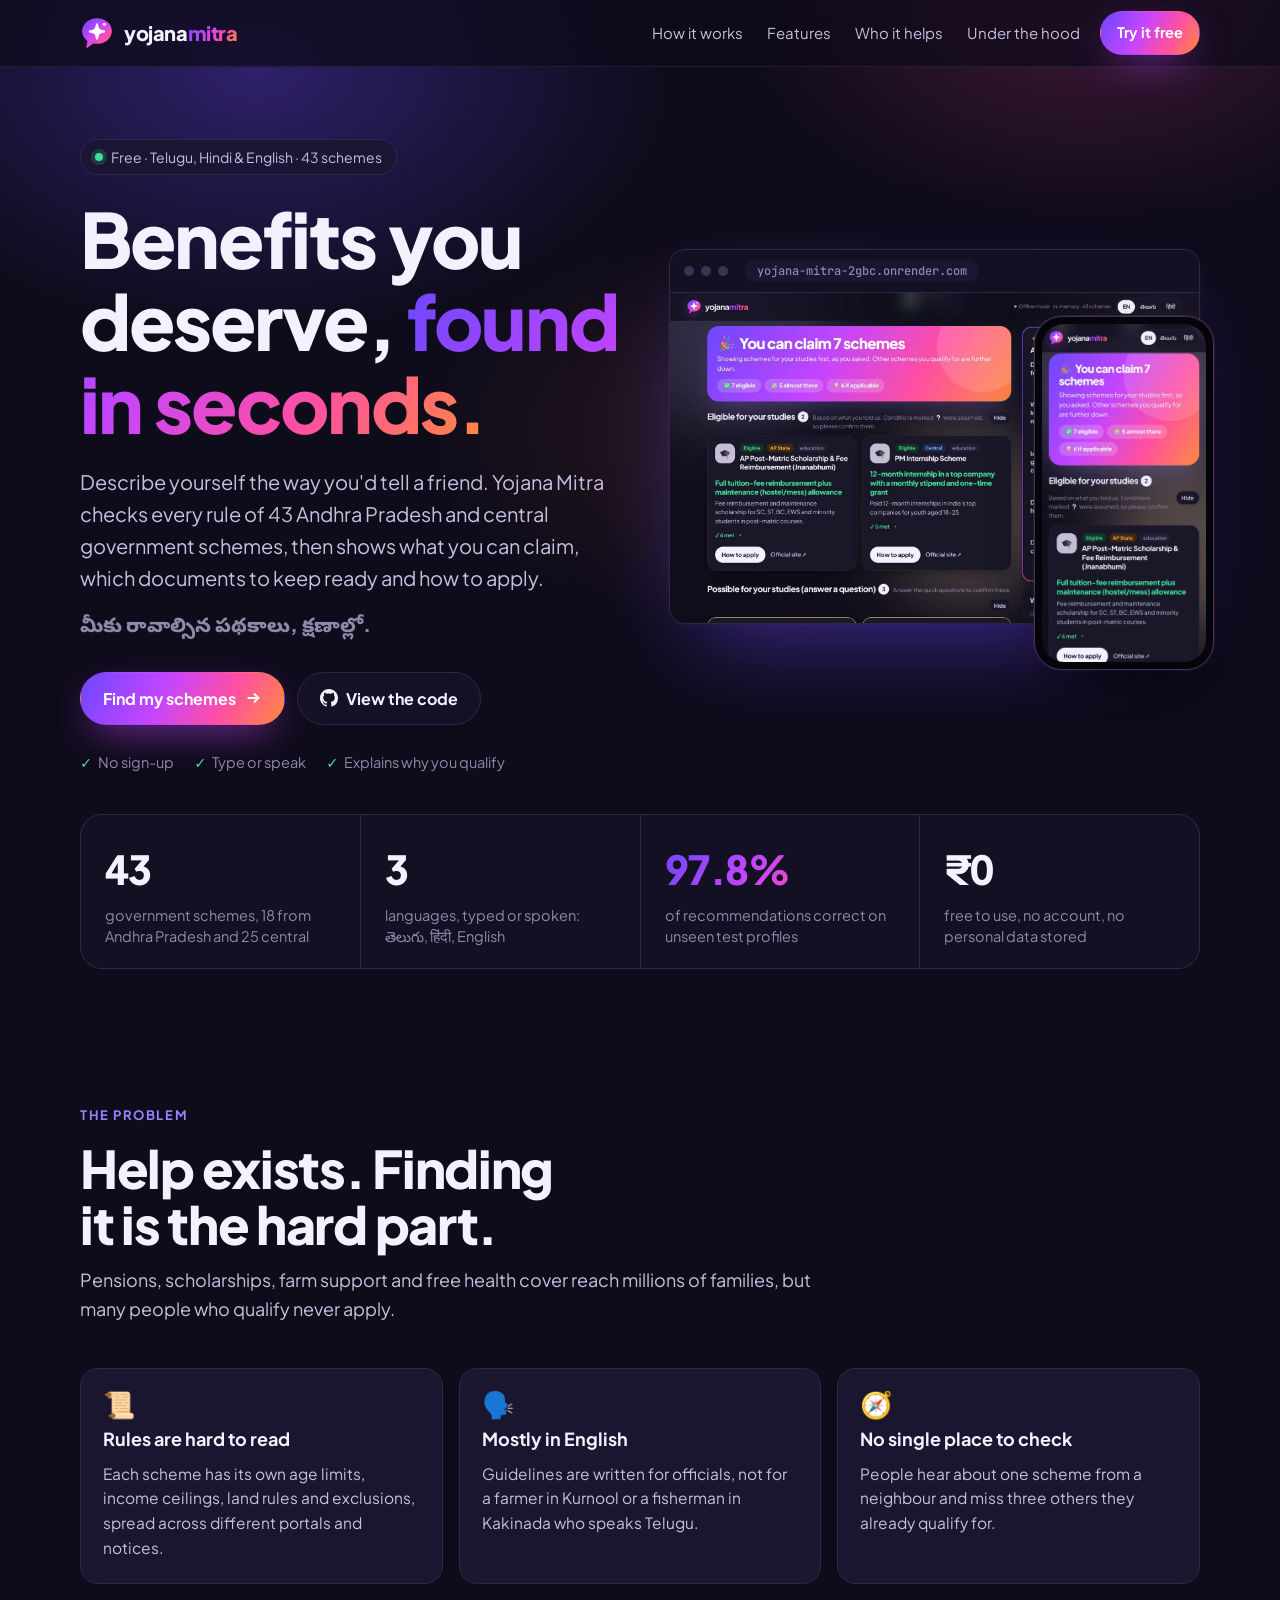
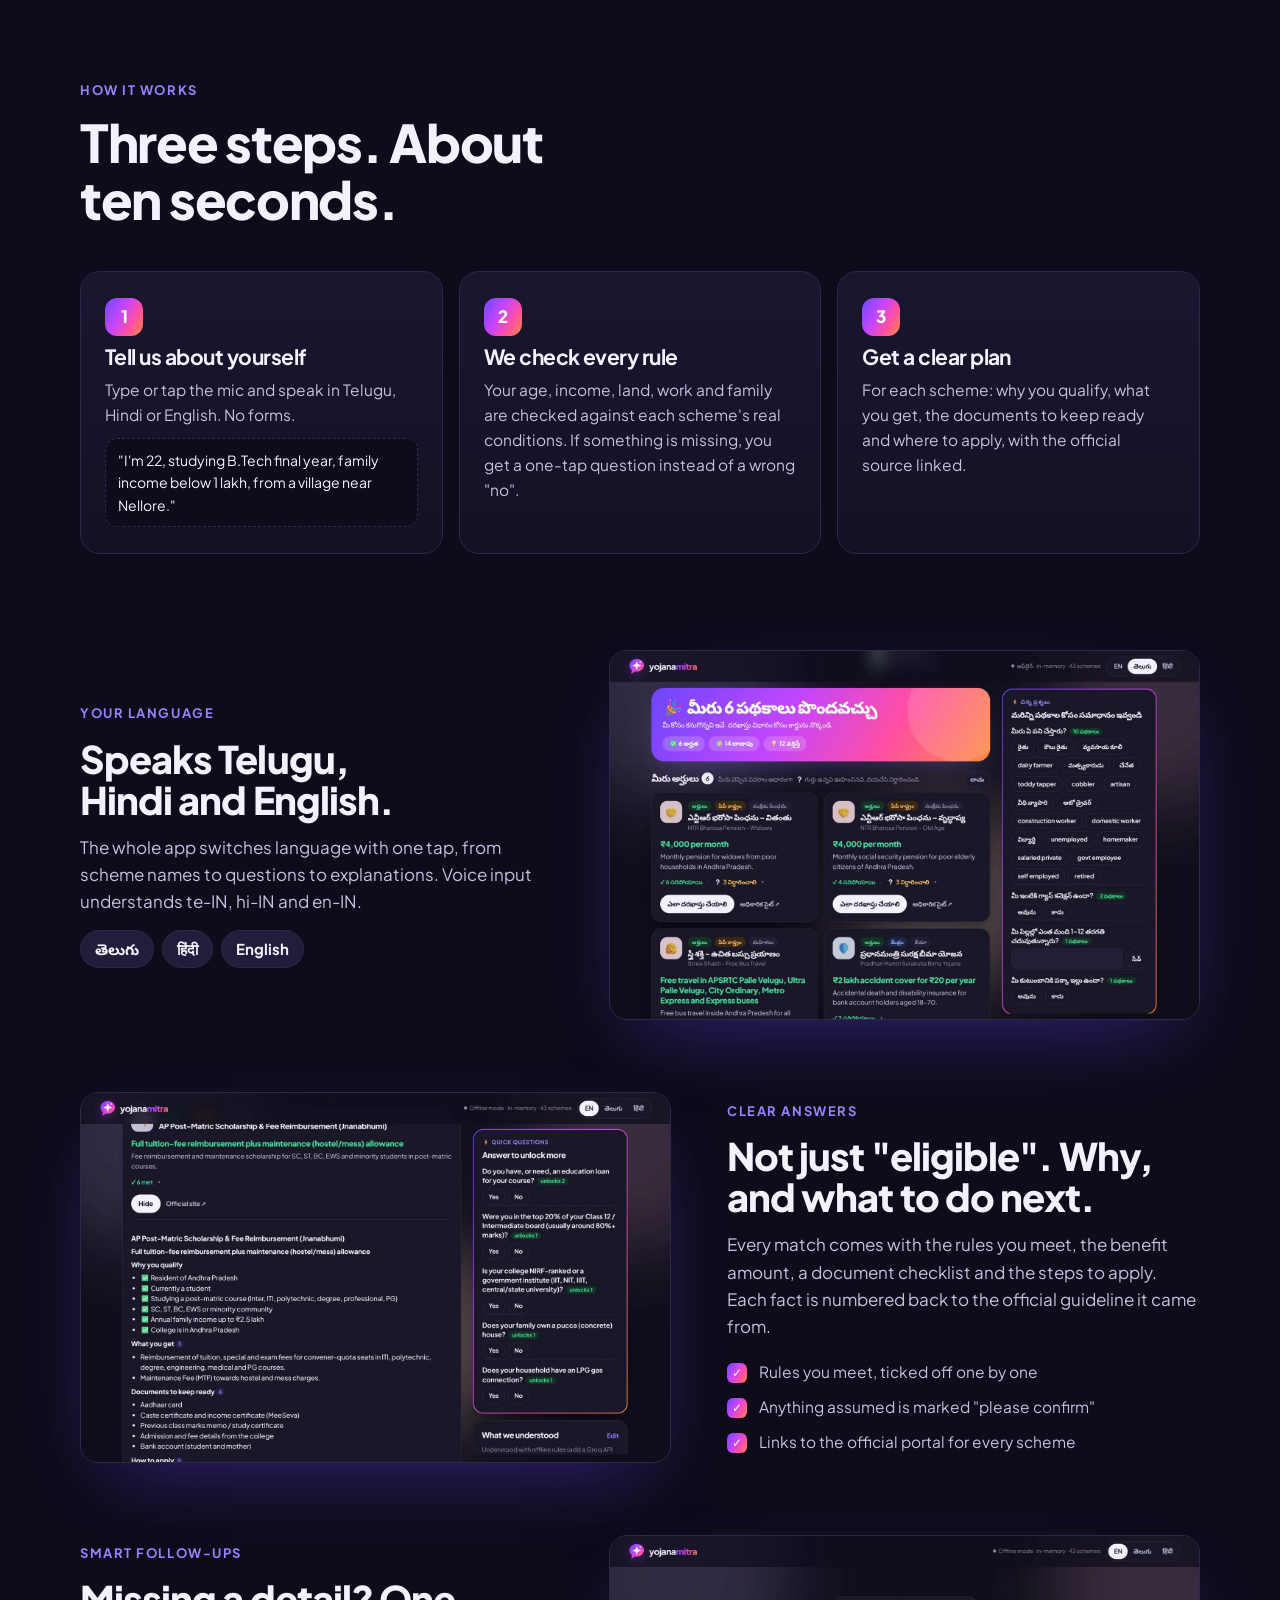
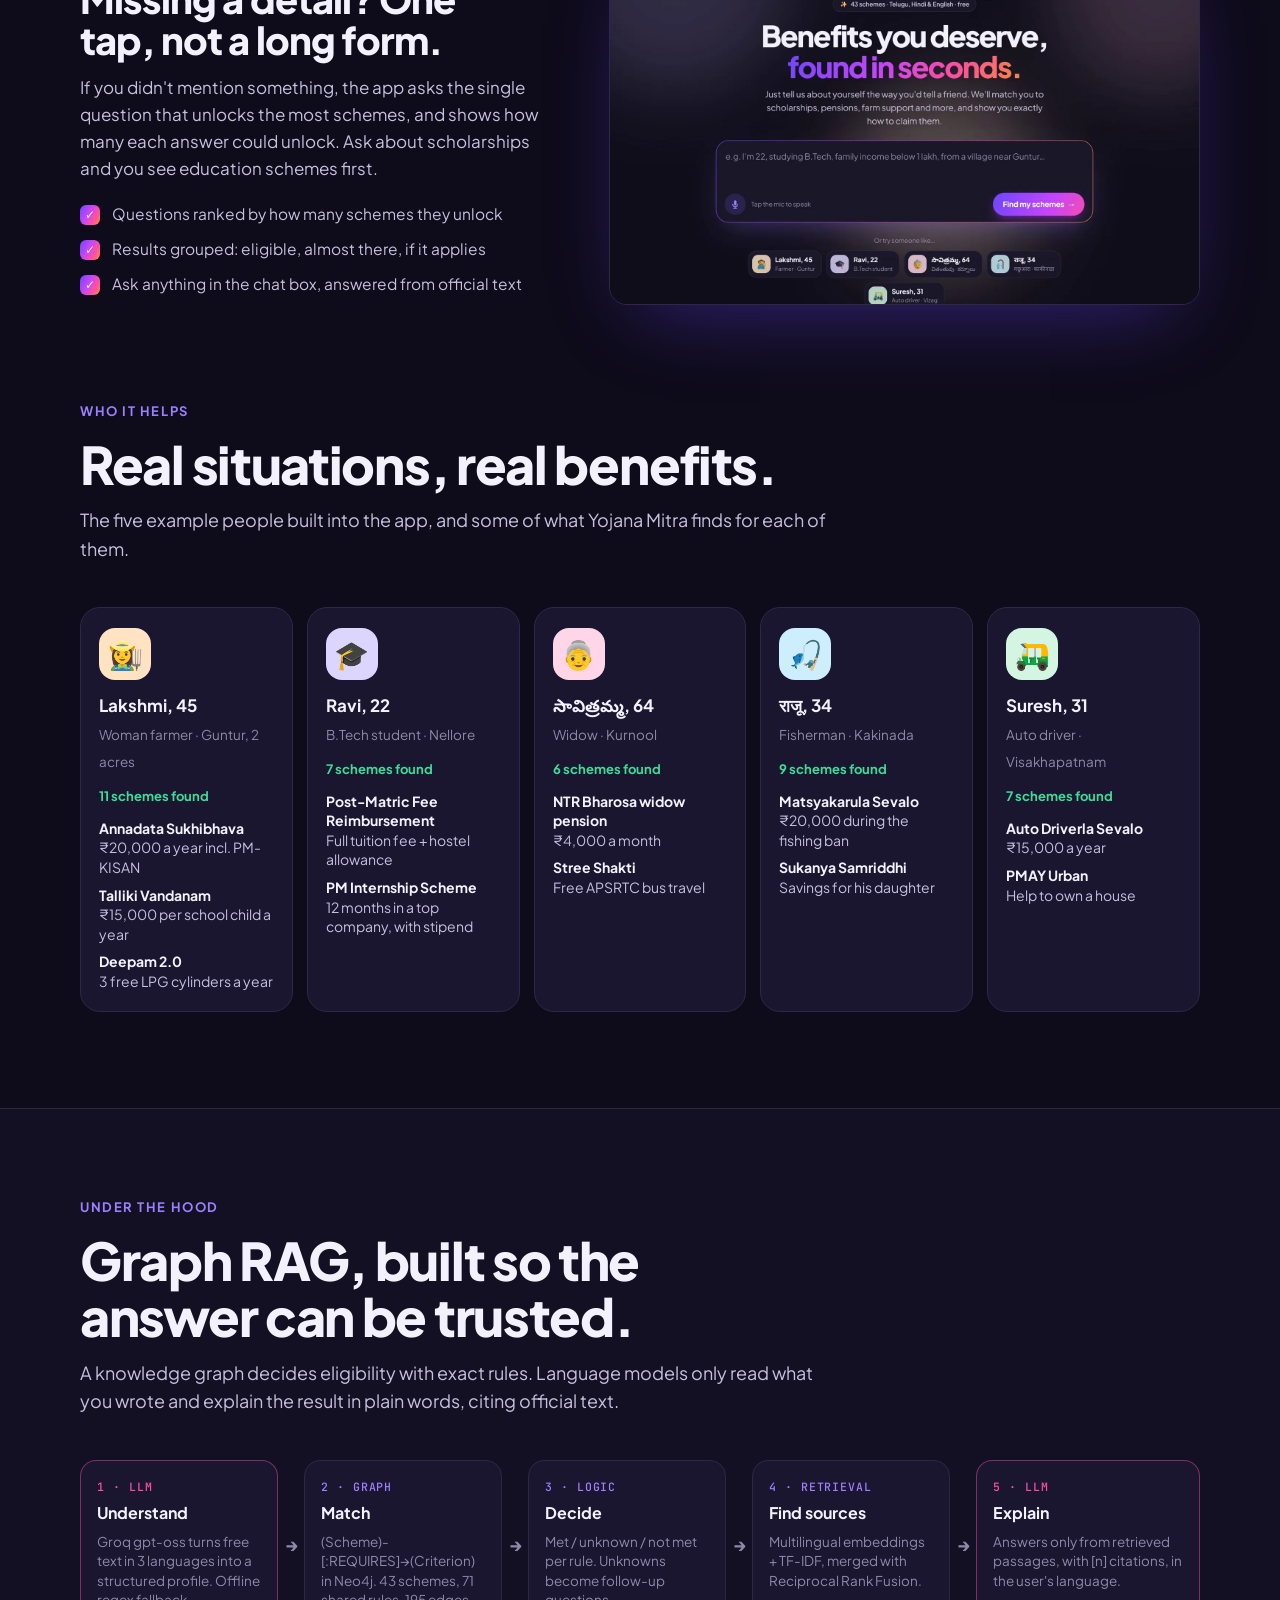
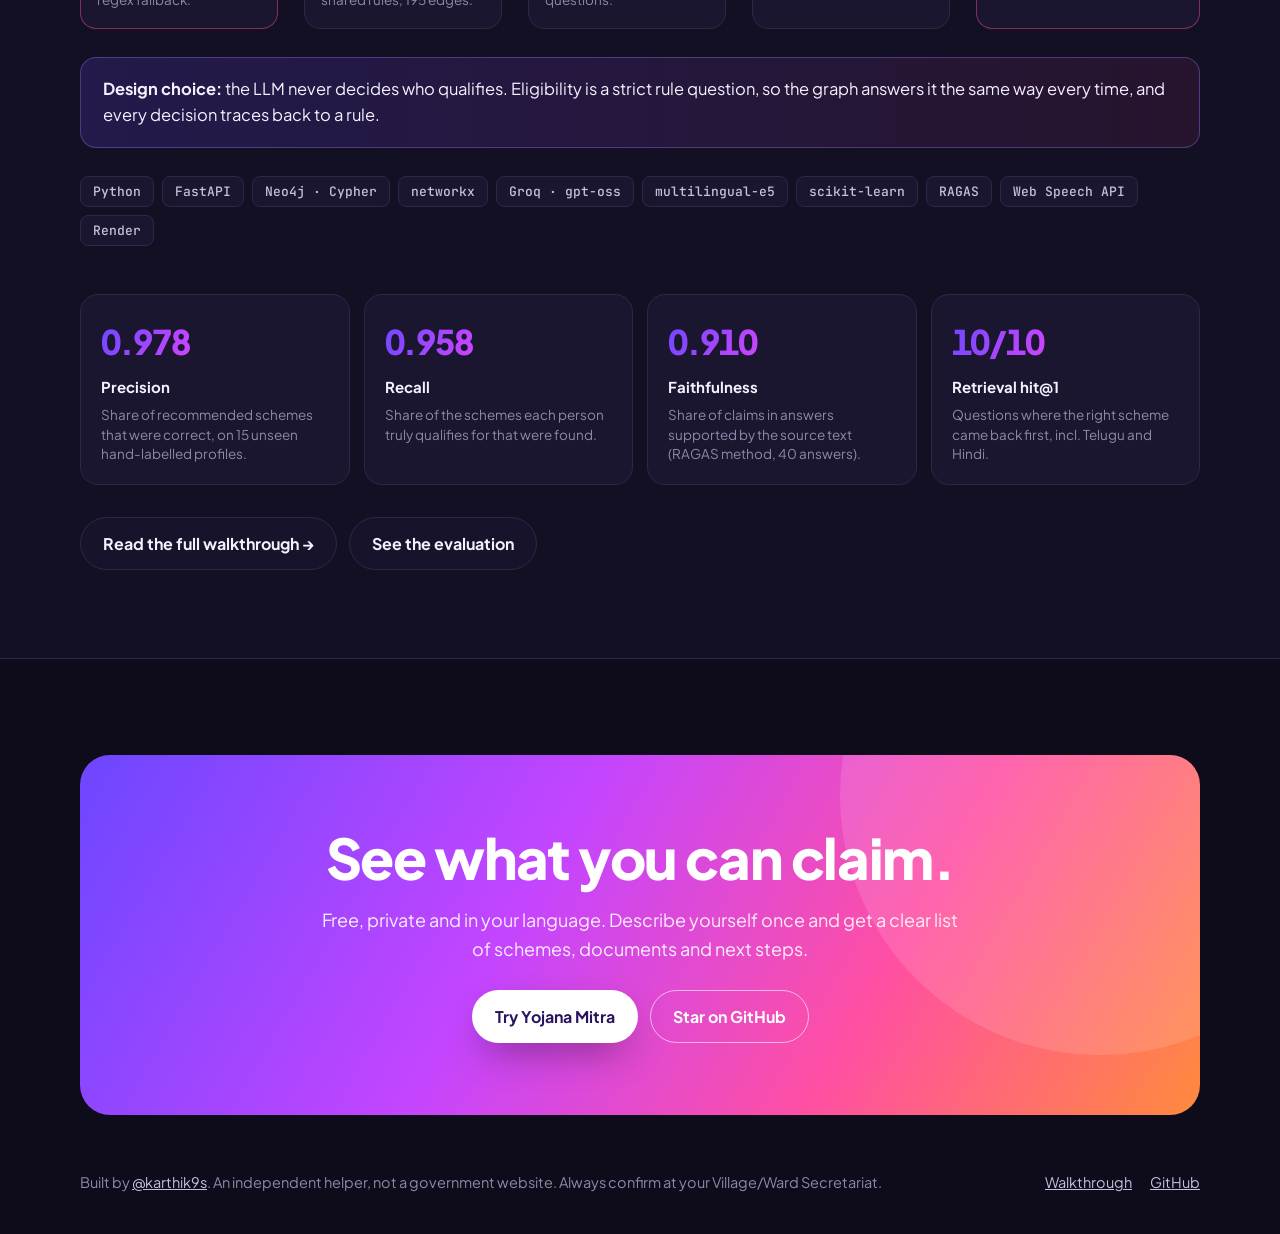
<file: docs/index.html>
<!doctype html>
<html lang="en">
<head>
<meta charset="utf-8">
<meta name="viewport" content="width=device-width, initial-scale=1, viewport-fit=cover">
<title>Yojana Mitra · Find the government schemes you qualify for</title>
<meta name="description" content="Describe yourself in Telugu, Hindi or English. Yojana Mitra checks 43 Andhra Pradesh and central government schemes and shows what you can claim, what to keep ready and how to apply. Free.">
<meta name="theme-color" content="#0e0b1a">
<link rel="icon" href="assets/logo.svg" type="image/svg+xml">
<meta property="og:type" content="website">
<meta property="og:title" content="Yojana Mitra · Benefits you deserve, found in seconds">
<meta property="og:description" content="Tell it about yourself in Telugu, Hindi or English. It checks 43 AP and central schemes and explains how to claim each one.">
<meta property="og:image" content="https://yojana-mitra-ihwk.netlify.app/assets/og.jpg">
<meta property="og:url" content="https://yojana-mitra-ihwk.netlify.app/">
<meta name="twitter:card" content="summary_large_image">
<link rel="preconnect" href="https://fonts.googleapis.com">
<link rel="preconnect" href="https://fonts.gstatic.com" crossorigin>
<link rel="stylesheet" href="https://fonts.googleapis.com/css2?family=Plus+Jakarta+Sans:wght@400;500;600;700;800&family=Noto+Sans+Telugu:wght@600;800&family=JetBrains+Mono:wght@500&display=swap">
<style>
/* Layout: dark showcase in the app's own brand (gradient speech-bubble logo, Plus Jakarta Sans).
   Real screenshots carry the story; sections alternate text and product shots. */
:root {
  --bg: #0e0b1a; --bg-2: #141024; --surface: #1a1630; --surface-2: #221d3b; --line: #2e2848;
  --ink: #f4f1ff; --ink-2: #c6bfdf; --ink-3: #8f88aa;
  --brand: #9b80ff; --pink: #ff4fa3; --orange: #ff8a3d; --green: #3ddc97; --amber: #ffc65c;
  --grad: linear-gradient(120deg, #6c47ff 0%, #c445ff 40%, #ff4fa3 70%, #ff8a3d 100%);
  --f: "Plus Jakarta Sans", "Noto Sans Telugu", system-ui, -apple-system, "Segoe UI", sans-serif;
  --mono: "JetBrains Mono", Consolas, monospace;
  --r: 22px;
  color-scheme: dark;
}
* { box-sizing: border-box; }
html { scroll-behavior: smooth; }
@media (prefers-reduced-motion: reduce) { html { scroll-behavior: auto; } * { animation: none !important; transition: none !important; } }
body { margin: 0; background: var(--bg); color: var(--ink); font-family: var(--f); font-size: 17px; line-height: 1.6; overflow-x: hidden; }
img { max-width: 100%; height: auto; display: block; }
a { color: inherit; }
h1, h2, h3 { margin: 0; line-height: 1.08; letter-spacing: -0.025em; text-wrap: balance; }
p { margin: 0; }
.wrap { width: 100%; max-width: 1160px; margin: 0 auto;
  padding-left: max(20px, env(safe-area-inset-left, 0px)); padding-right: max(20px, env(safe-area-inset-right, 0px)); }
.grad-text { background: var(--grad); -webkit-background-clip: text; background-clip: text; color: transparent; }
.eyebrow { font-size: 13px; font-weight: 700; letter-spacing: .12em; text-transform: uppercase; color: var(--brand); }
:focus-visible { outline: 2px solid var(--brand); outline-offset: 3px; border-radius: 8px; }

/* glow */
.glow { position: absolute; inset: -200px 0 auto; height: 900px; z-index: -1; pointer-events: none;
  background: radial-gradient(600px 380px at 20% 30%, rgba(108,71,255,.35), transparent 70%),
              radial-gradient(520px 360px at 85% 20%, rgba(255,79,163,.22), transparent 70%),
              radial-gradient(500px 300px at 60% 70%, rgba(255,138,61,.12), transparent 70%); }

/* nav */
header.nav { position: sticky; top: 0; z-index: 20; backdrop-filter: blur(14px); -webkit-backdrop-filter: blur(14px);
  background: rgba(14,11,26,.72); border-bottom: 1px solid rgba(46,40,72,.6); padding-top: env(safe-area-inset-top, 0px); }
.nav .wrap { display: flex; align-items: center; gap: 20px; height: 66px; }
.brand { display: flex; align-items: center; gap: 10px; text-decoration: none; font-weight: 800; font-size: 20px; letter-spacing: -0.02em; }
.brand img { width: 34px; height: 34px; }
.brand span b { font-weight: 800; background: var(--grad); -webkit-background-clip: text; background-clip: text; color: transparent; }
.nav nav { display: flex; gap: 24px; margin-left: auto; font-size: 15px; color: var(--ink-2); }
.nav nav a { text-decoration: none; }
.nav nav a:hover { color: var(--ink); }
@media (max-width: 860px) { .nav nav { display: none; } .nav .btn { margin-left: auto; } }

/* buttons */
.btn { display: inline-flex; align-items: center; gap: 8px; text-decoration: none; font-weight: 700; font-size: 16px;
  padding: 13px 22px; border-radius: 999px; border: 1px solid transparent; transition: transform .15s, box-shadow .15s; white-space: nowrap; }
.btn:hover { transform: translateY(-1px); }
.btn.primary { background: var(--grad); color: #fff; box-shadow: 0 14px 40px -12px rgba(196,69,255,.7); }
.btn.ghost { border-color: var(--line); background: rgba(26,22,48,.6); color: var(--ink); }
.btn.small { padding: 9px 16px; font-size: 14.5px; }
.btn svg { width: 18px; height: 18px; }

/* hero */
.hero { position: relative; padding-block: 72px 40px; }
.hero-grid { display: grid; grid-template-columns: 1.02fr 1fr; gap: 48px; align-items: center; }
.hero-grid > * { min-width: 0; }
.pill { display: inline-flex; align-items: center; gap: 8px; padding: 6px 14px; border-radius: 999px; font-size: 14px; color: var(--ink-2);
  background: rgba(26,22,48,.8); border: 1px solid var(--line); }
.pill i { width: 8px; height: 8px; border-radius: 50%; background: var(--green); box-shadow: 0 0 0 4px rgba(61,220,151,.18); }
.hero h1 { font-size: clamp(42px, 6.4vw, 76px); font-weight: 800; margin-top: 22px; }
.hero .lede { font-size: clamp(17px, 1.9vw, 20px); color: var(--ink-2); margin-top: 22px; max-width: 34em; }
.hero .te { font-weight: 800; font-size: 20px; color: var(--ink-3); margin-top: 14px; }
.ctas { display: flex; flex-wrap: wrap; gap: 12px; margin-top: 32px; }
.mini-proof { display: flex; flex-wrap: wrap; gap: 8px 20px; margin-top: 26px; color: var(--ink-3); font-size: 14.5px; }
.mini-proof span::before { content: "✓"; color: var(--green); font-weight: 800; margin-right: 6px; }

.stage { position: relative; padding: 0 0 40px 0; }
.browser { border-radius: 16px; overflow: hidden; border: 1px solid var(--line); background: var(--surface);
  box-shadow: 0 40px 90px -30px rgba(108,71,255,.55), 0 0 0 1px rgba(255,255,255,.02); }
.browser .bar { display: flex; align-items: center; gap: 7px; padding: 10px 14px; background: var(--bg-2); border-bottom: 1px solid var(--line); }
.browser .bar i { width: 10px; height: 10px; border-radius: 50%; background: #3a3354; }
.browser .bar .url { margin-left: 10px; font: 500 12px var(--mono); color: var(--ink-3); background: var(--surface); padding: 3px 12px; border-radius: 999px;
  overflow: hidden; text-overflow: ellipsis; white-space: nowrap; min-width: 0; }
.phone { position: absolute; right: -14px; bottom: -6px; width: 34%; max-width: 210px; border-radius: 28px; padding: 7px; background: #05040b;
  border: 1px solid #3a3354; box-shadow: 0 30px 60px -20px rgba(0,0,0,.8), 0 0 0 1px rgba(255,79,163,.15); }
.phone img { border-radius: 22px; aspect-ratio: 9 / 18.5; object-fit: cover; object-position: top; width: 100%; }
@media (max-width: 920px) { .hero-grid { grid-template-columns: 1fr; } .hero { padding-top: 44px; } .phone { right: 4px; } }

/* stats */
.stats { display: grid; grid-template-columns: repeat(4, 1fr); gap: 1px; background: var(--line); border: 1px solid var(--line);
  border-radius: var(--r); overflow: hidden; margin-top: 40px; }
.stat { background: var(--bg-2); padding: 22px 24px; display: grid; gap: 4px; }
.stat b { font-size: clamp(28px, 3.4vw, 40px); font-weight: 800; letter-spacing: -0.03em; font-variant-numeric: tabular-nums; }
.stat span { color: var(--ink-3); font-size: 14.5px; line-height: 1.4; }
@media (max-width: 760px) { .stats { grid-template-columns: repeat(2, 1fr); } }

/* sections */
section { padding-block: 96px 0; }
.head { display: grid; gap: 14px; max-width: 760px; margin-bottom: 44px; }
.head h2 { font-size: clamp(32px, 4.4vw, 52px); font-weight: 800; }
.head p { color: var(--ink-2); font-size: 18px; }

/* problem */
.problem { display: grid; grid-template-columns: repeat(3, 1fr); gap: 16px; }
.problem div { background: var(--surface); border: 1px solid var(--line); border-radius: 18px; padding: 22px; display: grid; gap: 8px; align-content: start; }
.problem b { font-size: 18px; }
.problem p { color: var(--ink-2); font-size: 15.5px; }
.problem .ico { font-size: 26px; line-height: 1; }
@media (max-width: 820px) { .problem { grid-template-columns: 1fr; } }

/* steps */
.steps { display: grid; grid-template-columns: repeat(3, 1fr); gap: 16px; counter-reset: step; }
.step { position: relative; padding: 26px 24px; border-radius: 20px; background: linear-gradient(180deg, var(--surface), var(--bg-2)); border: 1px solid var(--line); display: grid; gap: 10px; align-content: start; }
.step .n { width: 38px; height: 38px; border-radius: 12px; display: grid; place-items: center; font-weight: 800; color: #fff; background: var(--grad); }
.step h3 { font-size: 21px; }
.step p { color: var(--ink-2); font-size: 15.5px; }
.step .quote { font-size: 14px; color: var(--ink); background: var(--bg); border: 1px dashed var(--line); border-radius: 12px; padding: 10px 12px; }
@media (max-width: 860px) { .steps { grid-template-columns: 1fr; } }

/* feature rows */
.feature { display: grid; grid-template-columns: 1fr 1.25fr; gap: 56px; align-items: center; padding-top: 72px; }
.feature > * { min-width: 0; }
.feature.flip { grid-template-columns: 1.25fr 1fr; }
.feature.flip .copy { order: 2; }
.feature .copy { display: grid; gap: 14px; }
.feature h3 { font-size: clamp(26px, 3.2vw, 38px); font-weight: 800; }
.feature .copy > p { color: var(--ink-2); font-size: 17px; }
.ticks { list-style: none; margin: 6px 0 0; padding: 0; display: grid; gap: 10px; }
.ticks li { display: grid; grid-template-columns: 22px 1fr; gap: 10px; color: var(--ink-2); font-size: 15.5px; }
.ticks li::before { content: "✓"; width: 20px; height: 20px; margin-top: 3px; border-radius: 6px; background: var(--grad);
  color: #fff; font-size: 12px; font-weight: 800; display: grid; place-items: center; line-height: 1; }
.shot { border-radius: 18px; overflow: hidden; border: 1px solid var(--line); box-shadow: 0 30px 80px -30px rgba(108,71,255,.45); background: var(--surface); }
.lang-chips { display: flex; flex-wrap: wrap; gap: 8px; }
.lang-chips span { padding: 6px 14px; border-radius: 999px; background: var(--surface-2); border: 1px solid var(--line); font-weight: 700; font-size: 15px; }
@media (max-width: 900px) { .feature, .feature.flip { grid-template-columns: 1fr; gap: 28px; } .feature.flip .copy { order: 0; } }

/* people */
.people { display: grid; grid-template-columns: repeat(5, 1fr); gap: 14px; }
.person { background: var(--surface); border: 1px solid var(--line); border-radius: 20px; padding: 20px 18px; display: grid; gap: 12px; align-content: start; }
.person .av { width: 52px; height: 52px; border-radius: 16px; display: grid; place-items: center; font-size: 28px; background: var(--c); }
.person b { font-size: 17px; display: block; }
.person small { color: var(--ink-3); font-size: 13.5px; }
.person .found { font-size: 13px; font-weight: 700; color: var(--green); }
.person ul { margin: 0; padding: 0; list-style: none; display: grid; gap: 8px; }
.person li { font-size: 14px; color: var(--ink-2); line-height: 1.4; }
.person li strong { color: var(--ink); font-weight: 700; display: block; }
@media (max-width: 1060px) { .people { grid-template-columns: repeat(3, 1fr); } }
@media (max-width: 700px) { .people { grid-template-columns: 1fr 1fr; } }
@media (max-width: 460px) { .people { grid-template-columns: 1fr; } }

/* tech */
.tech { background: var(--bg-2); border-top: 1px solid var(--line); border-bottom: 1px solid var(--line); margin-top: 96px; padding-block: 88px; }
.tech section { padding: 0; }
.flow { display: grid; grid-template-columns: repeat(5, 1fr); gap: 0; align-items: stretch; }
.node { position: relative; background: var(--surface); border: 1px solid var(--line); border-radius: 16px; padding: 18px 16px; display: grid; gap: 6px; align-content: start; margin-right: 26px; }
.node:last-child { margin-right: 0; }
.node:not(:last-child)::after { content: "→"; position: absolute; right: -22px; top: 50%; transform: translateY(-50%); color: var(--ink-3); font-weight: 800; }
.node .k { font: 500 11.5px var(--mono); color: var(--brand); text-transform: uppercase; letter-spacing: .08em; }
.node b { font-size: 16px; }
.node p { font-size: 13.5px; color: var(--ink-3); line-height: 1.45; }
.node.llm { border-color: rgba(255,79,163,.45); }
.node.llm .k { color: var(--pink); }
@media (max-width: 980px) { .flow { grid-template-columns: 1fr; gap: 26px; }
  .node { margin-right: 0; } .node:not(:last-child)::after { content: "↓"; right: auto; left: 50%; top: auto; bottom: -24px; transform: translateX(-50%); } }
.callout { margin-top: 28px; padding: 18px 22px; border-radius: 16px; background: linear-gradient(90deg, rgba(108,71,255,.18), rgba(255,79,163,.08)); border: 1px solid rgba(155,128,255,.35); color: var(--ink); font-size: 16.5px; }
.chips { display: flex; flex-wrap: wrap; gap: 8px; margin-top: 28px; }
.chips span { font: 500 13px var(--mono); padding: 6px 12px; border-radius: 8px; background: var(--surface); border: 1px solid var(--line); color: var(--ink-2); }

.results { display: grid; grid-template-columns: repeat(4, 1fr); gap: 14px; margin-top: 48px; }
.result { background: var(--surface); border: 1px solid var(--line); border-radius: 18px; padding: 20px; display: grid; gap: 6px; align-content: start; }
.result b { font-size: 34px; font-weight: 800; letter-spacing: -0.03em; font-variant-numeric: tabular-nums; }
.result .what { font-weight: 700; font-size: 15px; }
.result p { color: var(--ink-3); font-size: 13.5px; line-height: 1.45; }
@media (max-width: 900px) { .results { grid-template-columns: 1fr 1fr; } }
@media (max-width: 480px) { .results { grid-template-columns: 1fr; } }

/* cta */
.final { margin-top: 96px; border-radius: 30px; padding: clamp(36px, 6vw, 72px); background: var(--grad); position: relative; overflow: hidden; text-align: center; display: grid; justify-items: center; gap: 18px; }
.final::after { content: ""; position: absolute; width: 520px; height: 520px; border-radius: 50%; right: -160px; top: -220px; background: rgba(255,255,255,.12); pointer-events: none; }
.final h2 { font-size: clamp(32px, 5vw, 56px); font-weight: 800; color: #fff; position: relative; }
.final p { color: rgba(255,255,255,.9); font-size: 18px; max-width: 36em; position: relative; }
.final .btn.white { background: #fff; color: #2a145e; box-shadow: 0 16px 40px -12px rgba(0,0,0,.45); position: relative; }
.final .btn.outline { border-color: rgba(255,255,255,.6); color: #fff; position: relative; }
.final .ctas { justify-content: center; margin-top: 8px; }

footer { padding-block: 56px 40px; color: var(--ink-3); font-size: 14.5px; }
footer .wrap { display: flex; flex-wrap: wrap; justify-content: space-between; gap: 18px; align-items: center; }
footer a { color: var(--ink-2); }
footer .links { display: flex; gap: 18px; flex-wrap: wrap; }

/* entrance */
@media (prefers-reduced-motion: no-preference) {
  .hero .copy > * { animation: rise .7s cubic-bezier(.2,.7,.2,1) both; }
  .hero .copy > *:nth-child(2) { animation-delay: .05s; } .hero .copy > *:nth-child(3) { animation-delay: .1s; }
  .hero .copy > *:nth-child(4) { animation-delay: .15s; } .hero .copy > *:nth-child(5) { animation-delay: .2s; }
  .stage { animation: rise .9s .15s cubic-bezier(.2,.7,.2,1) both; }
  .phone { animation: float 6s 1s ease-in-out infinite; }
}
@keyframes rise { from { transform: translateY(18px); } to { transform: none; } }
@keyframes float { 50% { transform: translateY(-8px); } }
</style>
</head>
<body>
<div class="glow" aria-hidden="true"></div>

<header class="nav">
  <div class="wrap">
    <a class="brand" href="#top"><img src="assets/logo.svg" alt=""><span>yojana<b>mitra</b></span></a>
    <nav aria-label="Sections">
      <a href="#how">How it works</a><a href="#features">Features</a><a href="#people">Who it helps</a><a href="#tech">Under the hood</a>
    </nav>
    <a class="btn primary small live" href="https://github.com/karthik9s/Yojana-mitra">Try it free</a>
  </div>
</header>

<main id="top">
<div class="hero">
  <div class="wrap hero-grid">
    <div class="copy">
      <span class="pill"><i></i>Free · Telugu, Hindi &amp; English · 43 schemes</span>
      <h1>Benefits you deserve, <span class="grad-text">found in seconds.</span></h1>
      <p class="lede">Describe yourself the way you'd tell a friend. Yojana Mitra checks every rule of 43 Andhra Pradesh and central government schemes, then shows what you can claim, which documents to keep ready and how to apply.</p>
      <p class="te">మీకు రావాల్సిన పథకాలు, క్షణాల్లో.</p>
      <div class="ctas">
        <a class="btn primary live" href="https://github.com/karthik9s/Yojana-mitra">Find my schemes
          <svg viewBox="0 0 20 20" fill="none" stroke="currentColor" stroke-width="2.2" aria-hidden="true"><path d="M4 10h11M11 5l5 5-5 5"/></svg></a>
        <a class="btn ghost" href="https://github.com/karthik9s/Yojana-mitra">
          <svg viewBox="0 0 16 16" fill="currentColor" aria-hidden="true"><path d="M8 0C3.58 0 0 3.58 0 8c0 3.54 2.29 6.53 5.47 7.59.4.07.55-.17.55-.38v-1.33c-2.23.48-2.7-1.07-2.7-1.07-.36-.92-.89-1.17-.89-1.17-.73-.5.06-.49.06-.49.8.06 1.23.83 1.23.83.72 1.23 1.88.87 2.34.67.07-.52.28-.87.51-1.07-1.78-.2-3.64-.89-3.64-3.95 0-.87.31-1.59.82-2.15-.08-.2-.36-1.02.08-2.12 0 0 .67-.21 2.2.82a7.6 7.6 0 0 1 4 0c1.53-1.04 2.2-.82 2.2-.82.44 1.1.16 1.92.08 2.12.51.56.82 1.27.82 2.15 0 3.07-1.87 3.75-3.65 3.95.29.25.54.73.54 1.48v2.2c0 .21.15.46.55.38A8.01 8.01 0 0 0 16 8c0-4.42-3.58-8-8-8Z"/></svg>
          View the code</a>
      </div>
      <div class="mini-proof"><span>No sign-up</span><span>Type or speak</span><span>Explains why you qualify</span></div>
    </div>
    <div class="stage">
      <div class="browser">
        <div class="bar"><i></i><i></i><i></i><span class="url live-host">yojana-mitra</span></div>
        <img src="assets/results.webp" width="1600" height="1000" alt="Yojana Mitra results: 'You can claim 7 schemes', with scholarship cards and quick questions">
      </div>
      <div class="phone"><img src="assets/mobile-results.webp" width="780" height="1688" alt="The same results on a phone"></div>
    </div>
  </div>

  <div class="wrap">
    <div class="stats">
      <div class="stat"><b>43</b><span>government schemes, 18 from Andhra Pradesh and 25 central</span></div>
      <div class="stat"><b>3</b><span>languages, typed or spoken: తెలుగు, हिंदी, English</span></div>
      <div class="stat"><b class="grad-text">97.8%</b><span>of recommendations correct on unseen test profiles</span></div>
      <div class="stat"><b>₹0</b><span>free to use, no account, no personal data stored</span></div>
    </div>
  </div>
</div>

<section id="problem">
  <div class="wrap">
    <div class="head">
      <span class="eyebrow">The problem</span>
      <h2>Help exists. Finding it is the hard part.</h2>
      <p>Pensions, scholarships, farm support and free health cover reach millions of families, but many people who qualify never apply.</p>
    </div>
    <div class="problem">
      <div><span class="ico" aria-hidden="true">📜</span><b>Rules are hard to read</b><p>Each scheme has its own age limits, income ceilings, land rules and exclusions, spread across different portals and notices.</p></div>
      <div><span class="ico" aria-hidden="true">🗣️</span><b>Mostly in English</b><p>Guidelines are written for officials, not for a farmer in Kurnool or a fisherman in Kakinada who speaks Telugu.</p></div>
      <div><span class="ico" aria-hidden="true">🧭</span><b>No single place to check</b><p>People hear about one scheme from a neighbour and miss three others they already qualify for.</p></div>
    </div>
  </div>
</section>

<section id="how">
  <div class="wrap">
    <div class="head">
      <span class="eyebrow">How it works</span>
      <h2>Three steps. About ten seconds.</h2>
    </div>
    <div class="steps">
      <div class="step"><span class="n">1</span><h3>Tell us about yourself</h3>
        <p>Type or tap the mic and speak in Telugu, Hindi or English. No forms.</p>
        <p class="quote">"I'm 22, studying B.Tech final year, family income below 1 lakh, from a village near Nellore."</p></div>
      <div class="step"><span class="n">2</span><h3>We check every rule</h3>
        <p>Your age, income, land, work and family are checked against each scheme's real conditions. If something is missing, you get a one-tap question instead of a wrong "no".</p></div>
      <div class="step"><span class="n">3</span><h3>Get a clear plan</h3>
        <p>For each scheme: why you qualify, what you get, the documents to keep ready and where to apply, with the official source linked.</p></div>
    </div>
  </div>
</section>

<section id="features" style="padding-top:24px">
  <div class="wrap">
    <div class="feature">
      <div class="copy">
        <span class="eyebrow">Your language</span>
        <h3>Speaks Telugu, Hindi and English.</h3>
        <p>The whole app switches language with one tap, from scheme names to questions to explanations. Voice input understands te-IN, hi-IN and en-IN.</p>
        <div class="lang-chips"><span>తెలుగు</span><span>हिंदी</span><span>English</span></div>
      </div>
      <img class="shot" src="assets/telugu.webp" width="1600" height="1000" alt="Results in Telugu for a 64-year-old widow: NTR Bharosa widow and old-age pensions of ₹4,000 per month, free bus travel">
    </div>

    <div class="feature flip">
      <div class="copy">
        <span class="eyebrow">Clear answers</span>
        <h3>Not just "eligible". Why, and what to do next.</h3>
        <p>Every match comes with the rules you meet, the benefit amount, a document checklist and the steps to apply. Each fact is numbered back to the official guideline it came from.</p>
        <ul class="ticks">
          <li>Rules you meet, ticked off one by one</li>
          <li>Anything assumed is marked "please confirm"</li>
          <li>Links to the official portal for every scheme</li>
        </ul>
      </div>
      <img class="shot" src="assets/explain.webp" width="1600" height="1000" alt="Explanation for AP Post-Matric Scholarship: why you qualify, what you get, documents to keep ready">
    </div>

    <div class="feature">
      <div class="copy">
        <span class="eyebrow">Smart follow-ups</span>
        <h3>Missing a detail? One tap, not a long form.</h3>
        <p>If you didn't mention something, the app asks the single question that unlocks the most schemes, and shows how many each answer could unlock. Ask about scholarships and you see education schemes first.</p>
        <ul class="ticks">
          <li>Questions ranked by how many schemes they unlock</li>
          <li>Results grouped: eligible, almost there, if it applies</li>
          <li>Ask anything in the chat box, answered from official text</li>
        </ul>
      </div>
      <img class="shot" src="assets/hero.webp" width="1600" height="1000" alt="Yojana Mitra home page: 'Benefits you deserve, found in seconds' with a text box and example people">
    </div>
  </div>
</section>

<section id="people">
  <div class="wrap">
    <div class="head">
      <span class="eyebrow">Who it helps</span>
      <h2>Real situations, real benefits.</h2>
      <p>The five example people built into the app, and some of what Yojana Mitra finds for each of them.</p>
    </div>
    <div class="people">
      <div class="person"><span class="av" style="--c:#ffe3c2" aria-hidden="true">👩‍🌾</span>
        <div><b>Lakshmi, 45</b><small>Woman farmer · Guntur, 2 acres</small></div><span class="found">11 schemes found</span>
        <ul><li><strong>Annadata Sukhibhava</strong>₹20,000 a year incl. PM-KISAN</li><li><strong>Talliki Vandanam</strong>₹15,000 per school child a year</li><li><strong>Deepam 2.0</strong>3 free LPG cylinders a year</li></ul></div>
      <div class="person"><span class="av" style="--c:#dcd6ff" aria-hidden="true">🎓</span>
        <div><b>Ravi, 22</b><small>B.Tech student · Nellore</small></div><span class="found">7 schemes found</span>
        <ul><li><strong>Post-Matric Fee Reimbursement</strong>Full tuition fee + hostel allowance</li><li><strong>PM Internship Scheme</strong>12 months in a top company, with stipend</li></ul></div>
      <div class="person"><span class="av" style="--c:#ffd6e7" aria-hidden="true">👵</span>
        <div><b>సావిత్రమ్మ, 64</b><small>Widow · Kurnool</small></div><span class="found">6 schemes found</span>
        <ul><li><strong>NTR Bharosa widow pension</strong>₹4,000 a month</li><li><strong>Stree Shakti</strong>Free APSRTC bus travel</li></ul></div>
      <div class="person"><span class="av" style="--c:#cdeffd" aria-hidden="true">🎣</span>
        <div><b>राजू, 34</b><small>Fisherman · Kakinada</small></div><span class="found">9 schemes found</span>
        <ul><li><strong>Matsyakarula Sevalo</strong>₹20,000 during the fishing ban</li><li><strong>Sukanya Samriddhi</strong>Savings for his daughter</li></ul></div>
      <div class="person"><span class="av" style="--c:#d4f5e2" aria-hidden="true">🛺</span>
        <div><b>Suresh, 31</b><small>Auto driver · Visakhapatnam</small></div><span class="found">7 schemes found</span>
        <ul><li><strong>Auto Driverla Sevalo</strong>₹15,000 a year</li><li><strong>PMAY Urban</strong>Help to own a house</li></ul></div>
    </div>
  </div>
</section>

<div class="tech" id="tech">
  <section>
    <div class="wrap">
      <div class="head">
        <span class="eyebrow">Under the hood</span>
        <h2>Graph RAG, built so the answer can be trusted.</h2>
        <p>A knowledge graph decides eligibility with exact rules. Language models only read what you wrote and explain the result in plain words, citing official text.</p>
      </div>
      <div class="flow">
        <div class="node llm"><span class="k">1 · LLM</span><b>Understand</b><p>Groq gpt-oss turns free text in 3 languages into a structured profile. Offline regex fallback.</p></div>
        <div class="node"><span class="k">2 · Graph</span><b>Match</b><p>(Scheme)-[:REQUIRES]→(Criterion) in Neo4j. 43 schemes, 71 shared rules, 195 edges.</p></div>
        <div class="node"><span class="k">3 · Logic</span><b>Decide</b><p>Met / unknown / not met per rule. Unknowns become follow-up questions.</p></div>
        <div class="node"><span class="k">4 · Retrieval</span><b>Find sources</b><p>Multilingual embeddings + TF-IDF, merged with Reciprocal Rank Fusion.</p></div>
        <div class="node llm"><span class="k">5 · LLM</span><b>Explain</b><p>Answers only from retrieved passages, with [n] citations, in the user's language.</p></div>
      </div>
      <p class="callout"><strong>Design choice:</strong> the LLM never decides who qualifies. Eligibility is a strict rule question, so the graph answers it the same way every time, and every decision traces back to a rule.</p>
      <div class="chips"><span>Python</span><span>FastAPI</span><span>Neo4j · Cypher</span><span>networkx</span><span>Groq · gpt-oss</span><span>multilingual-e5</span><span>scikit-learn</span><span>RAGAS</span><span>Web Speech API</span><span>Render</span></div>

      <div class="results">
        <div class="result"><b class="grad-text">0.978</b><span class="what">Precision</span><p>Share of recommended schemes that were correct, on 15 unseen hand-labelled profiles.</p></div>
        <div class="result"><b class="grad-text">0.958</b><span class="what">Recall</span><p>Share of the schemes each person truly qualifies for that were found.</p></div>
        <div class="result"><b class="grad-text">0.910</b><span class="what">Faithfulness</span><p>Share of claims in answers supported by the source text (RAGAS method, 40 answers).</p></div>
        <div class="result"><b class="grad-text">10/10</b><span class="what">Retrieval hit@1</span><p>Questions where the right scheme came back first, incl. Telugu and Hindi.</p></div>
      </div>
      <div class="ctas" style="margin-top:32px">
        <a class="btn ghost" href="explainer.html">Read the full walkthrough →</a>
        <a class="btn ghost" href="https://github.com/karthik9s/Yojana-mitra#evaluation">See the evaluation</a>
      </div>
    </div>
  </section>
</div>

<div class="wrap">
  <div class="final">
    <h2>See what you can claim.</h2>
    <p>Free, private and in your language. Describe yourself once and get a clear list of schemes, documents and next steps.</p>
    <div class="ctas">
      <a class="btn white live" href="https://github.com/karthik9s/Yojana-mitra">Try Yojana Mitra</a>
      <a class="btn outline" href="https://github.com/karthik9s/Yojana-mitra">Star on GitHub</a>
    </div>
  </div>
</div>
</main>

<footer>
  <div class="wrap">
    <div>Built by <a href="https://github.com/karthik9s">@karthik9s</a>. An independent helper, not a government website. Always confirm at your Village/Ward Secretariat.</div>
    <div class="links"><a href="explainer.html">Walkthrough</a><a href="https://github.com/karthik9s/Yojana-mitra">GitHub</a></div>
  </div>
</footer>

<script>
  // Set this to your Render URL; until then the buttons open the GitHub repo.
  const LIVE_APP_URL = "https://yojana-mitra-2gbc.onrender.com";
  if (LIVE_APP_URL) {
    document.querySelectorAll("a.live").forEach((a) => { a.href = LIVE_APP_URL; });
    document.querySelectorAll(".live-host").forEach((s) => { s.textContent = new URL(LIVE_APP_URL).host; });
  }
</script>
</body>
</html>
</file>
